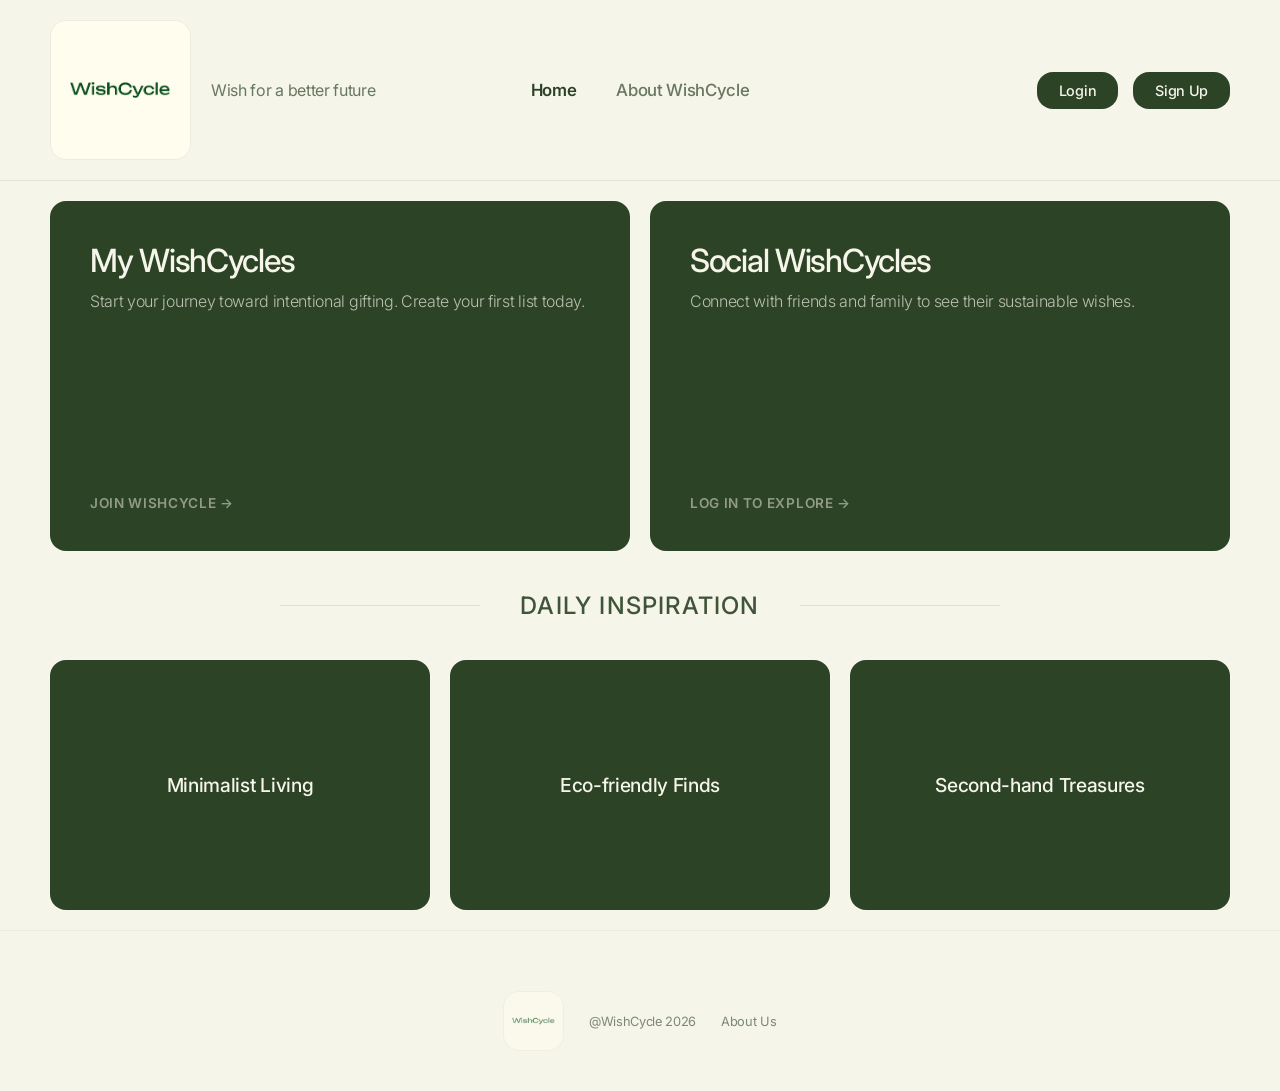
<file: src/main/resources/templates/index.html>
<!DOCTYPE html>
<html lang="en" xmlns:th="http://www.thymeleaf.org">
<head>
    <meta charset="UTF-8">
    <meta name="viewport" content="width=device-width, initial-scale=1.0">
    <title>WishCycle | Welcome</title>
    <link rel="stylesheet" th:href="@{/css/style.css}" href="../static/css/style.css">
    <link rel="preconnect" href="https://fonts.googleapis.com">
    <link rel="preconnect" href="https://fonts.gstatic.com" crossorigin>
    <link href="https://fonts.googleapis.com/css2?family=Inter:wght@400;600&display=swap" rel="stylesheet">
</head>

<body>

<header class="navbar">
    <div class="header-left">
        <div class="logo">
            <a th:href="@{/wishcycle/index}" href="index.html">
                <img th:src="@{/images/WishCycle-Logo.png}" src="../static/images/WishCycle-Logo.png" alt="WishCycle Logo">
            </a>
            <span class="slogan">Wish for a better future</span>
        </div>
    </div>

    <nav class="main-nav">
        <a th:href="@{/wishcycle/index}" href="index.html" class="nav-link active">Home</a>
        <a th:href="@{/wishcycle/about-us}" href="about-us.html" class="nav-link">About WishCycle</a>
    </nav>

    <nav class="auth-buttons">
        <a th:href="@{/wishcycle/login-page}" href="login-page.html" class="btn-login">Login</a>
        <a th:href="@{/wishcycle/signup-page}" href="signup-page.html" class="btn-signup">Sign Up</a>
    </nav>
</header>

<main class="content-wrapper">

    <div class="homepage-hero">
        <a th:href="@{/wishcycle/signup-page}" href="signup-page.html" class="board-box large-box">
            <h2>My WishCycles</h2>
            <p>Start your journey toward intentional gifting. Create your first list today.</p>
            <span class="view-link">Join WishCycle →</span>
        </a>

        <a th:href="@{/wishcycle/login-page}" href="login-page.html" class="board-box large-box">
            <h2>Social WishCycles</h2>
            <p>Connect with friends and family to see their sustainable wishes.</p>
            <span class="view-link">Log In to Explore →</span>
        </a>
    </div>

    <section class="wish-category">
        <h3 class="category-title">Daily Inspiration</h3>
        <div class="inspo-container">
            <div class="inspo-card"><span>Minimalist Living</span></div>
            <div class="inspo-card"><span>Eco-friendly Finds</span></div>
            <div class="inspo-card"><span>Second-hand Treasures</span></div>
        </div>
    </section>
</main>

<footer class="main-footer">
    <div class="footer-content-minimal">
        <a th:href="@{/wishcycle/index}" href="index.html">
            <img th:src="@{/images/WishCycle-Logo.png}" src="../static/images/WishCycle-Logo.png" alt="WishCycle Logo"
                 class="footer-logo">
        </a>
        <span class="footer-tag">@WishCycle 2026</span>
        <a th:href="@{/wishcycle/about-us}" href="about-us.html" class="footer-link">About Us</a>
    </div>
</footer>

</body>
</html>
</file>
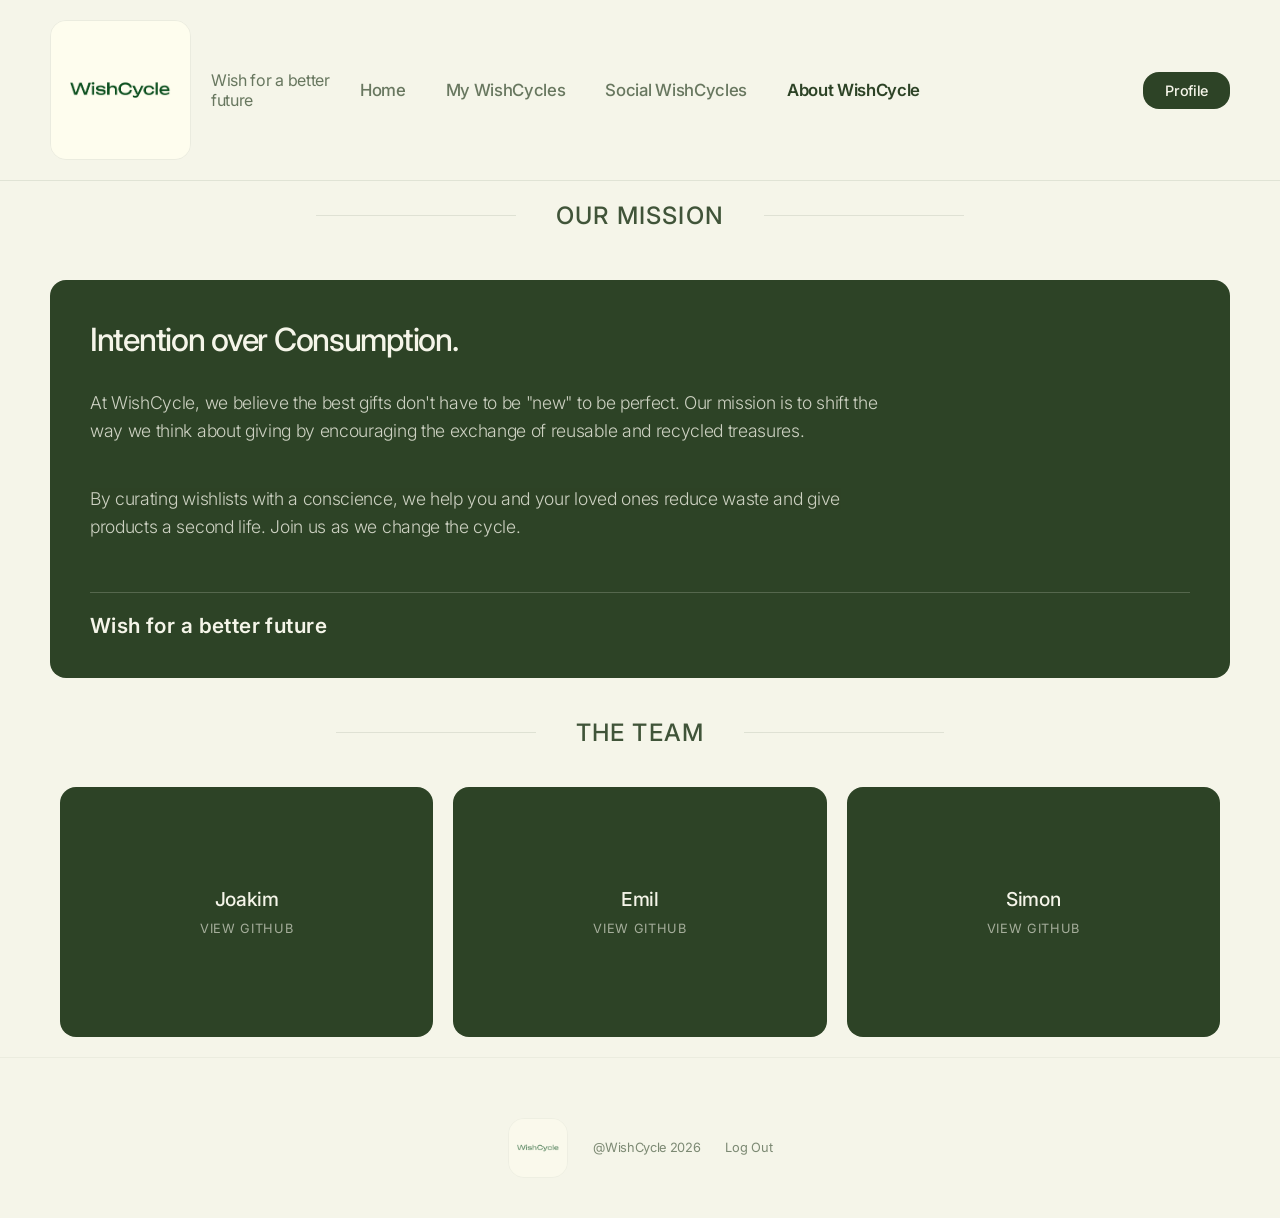
<file: src/main/resources/templates/about-us.html>
<!DOCTYPE html>
<html lang="en">
<head>
    <meta charset="UTF-8">
    <meta name="viewport" content="width=device-width, initial-scale=1.0">
    <title>WishCycle | About Us</title>
    <link rel="stylesheet" th:href="@{/css/style.css}" href="../static/css/style.css">
    <link href="https://fonts.googleapis.com/css2?family=Inter:wght@400;600&display=swap" rel="stylesheet">
</head>
<body>

<header class="navbar">
    <div class="header-left">
        <div class="logo">
            <a th:href="@{/wishcycle/homepage}" href="homepage.html">
                <img th:src="@{/images/WishCycle-Logo.png}" src="../static/images/WishCycle-Logo.png"
                     alt="WishCycle Logo">
            </a>
            <span class="slogan">Wish for a better future</span>
        </div>
    </div>

    <nav class="main-nav">
        <a th:href="@{/wishcycle/homepage}" href="homepage.html" class="nav-link">Home</a>

        <a th:href="@{/wishcycle/wishlists/{id}(id=${memberId})}" href="personal-wishcycles.html" class="nav-link">My
            WishCycles</a>

        <a th:href="@{/wishcycle/social-wishlists/{id}(id=${memberId})}" href="social-wishcycles.html" class="nav-link">Social
            WishCycles</a>

        <a th:href="@{/wishcycle/about-us}" href="about-us.html" class="nav-link active">About WishCycle</a>
    </nav>

    <nav class="auth-buttons">
        <a th:href="@{/wishcycle/login/profile/{id}(id=${memberId})}" href="user-profile.html" class="btn-profile">Profile</a>
    </nav>
</header>

</header>

<main class="content-wrapper">

    <section class="wish-category">
        <h3 class="category-title">Our Mission</h3>
        <div class="boards-container">
            <div class="board-box about-hero">
                <h2>Intention over Consumption.</h2>
                <p>
                    At WishCycle, we believe the best gifts don't have to be "new" to be perfect.
                    Our mission is to shift the way we think about giving by encouraging the
                    exchange of reusable and recycled treasures.
                </p>
                <p>
                    By curating wishlists with a conscience, we help you and your loved ones
                    reduce waste and give products a second life. Join us as we change the cycle.
                </p>
                <div class="mission-slogan">Wish for a better future</div>
            </div>
        </div>
    </section>

    <section class="wish-category">
        <h3 class="category-title">The Team</h3>
        <div class="team-container">
            <a href="https://github.com/Joakim700" class="inspo-card github-link">
                <span>Joakim</span>
                <small>View GitHub</small>
            </a>

            <a href="https://github.com/Mowgli-dk" class="inspo-card github-link">
                <span>Emil</span>
                <small>View GitHub</small>
            </a>

            <a href="https://github.com/SimonBeCh" class="inspo-card github-link">
                <span>Simon</span>
                <small>View GitHub</small>
            </a>
        </div>
    </section>

</main>

<footer class="main-footer">
    <div class="footer-content-minimal">
        <a th:href="@{/wishcycle/homepage}" href="homepage.html">
            <img th:src="@{/images/WishCycle-Logo.png}" src="../static/images/WishCycle-Logo.png" alt="WishCycle Logo"
                 class="footer-logo">
        </a>
        <span class="footer-tag">@WishCycle 2026</span>
        <a th:href="@{/wishcycle/logout}" href="index.html" class="footer-link">Log Out</a>
    </div>
</footer>

</body>
</html>
</file>
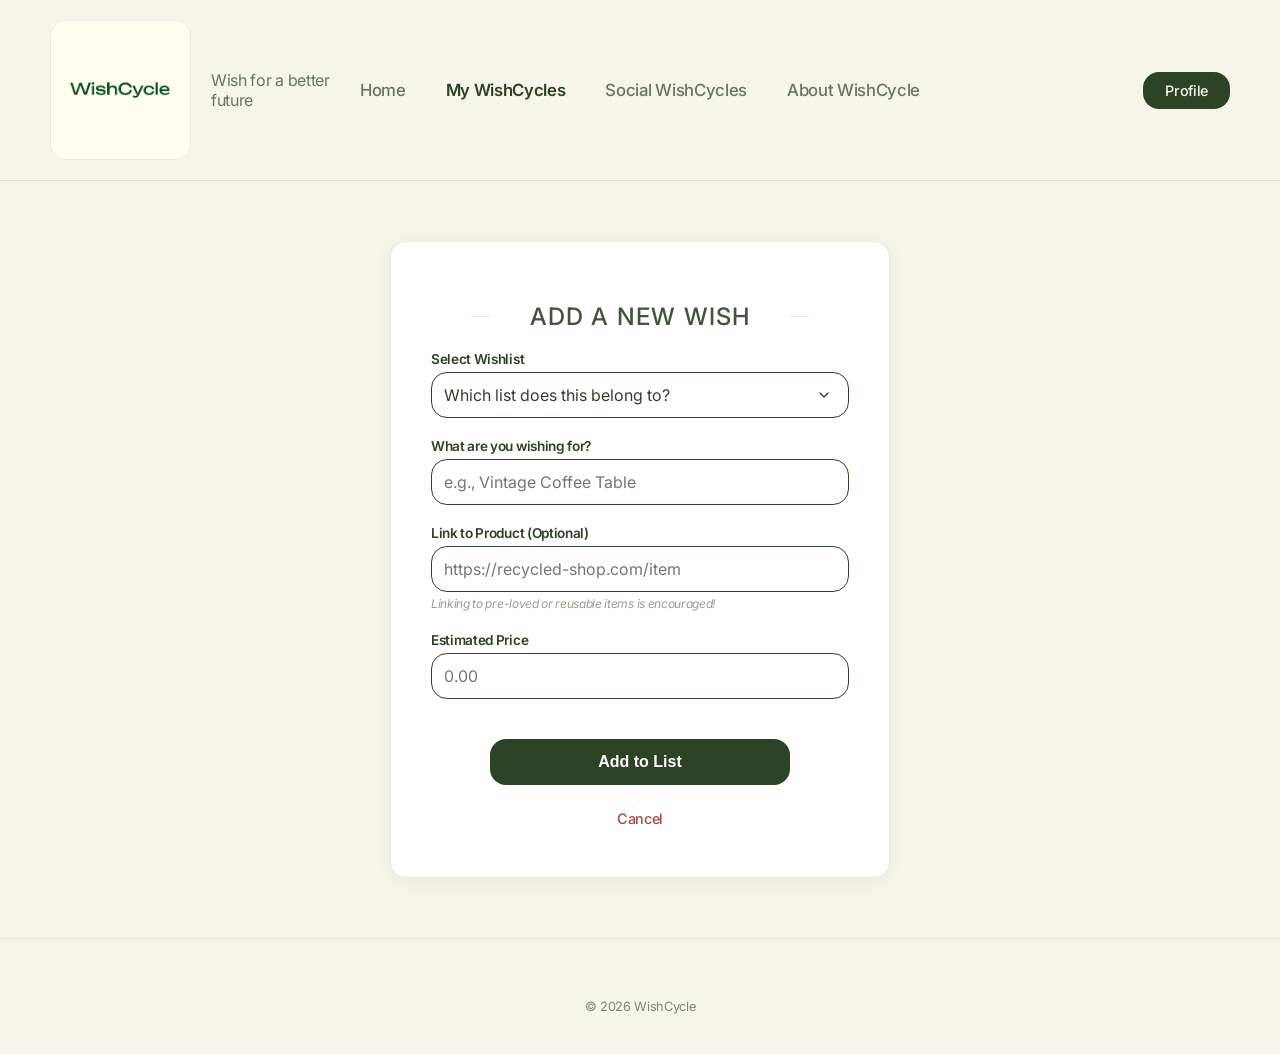
<file: src/main/resources/templates/add-new-item.html>
<!DOCTYPE html>
<html xmlns:th="http://www.thymeleaf.org" lang="en">
<head>
    <meta charset="UTF-8">
    <meta name="viewport" content="width=device-width, initial-scale=1.0">
    <title>WishCycle | Add a Wish</title>
    <link rel="stylesheet" th:href="@{/css/style.css}" href="../static/css/style.css">
    <link href="https://fonts.googleapis.com/css2?family=Inter:wght@400;500;600&display=swap" rel="stylesheet">
</head>
<body class="bg-cream">

<header class="navbar">
    <div class="header-left">
        <div class="logo">
            <a th:href="@{/homepage}" href="homepage.html">
                <img th:src="@{/images/WishCycle-Logo.png}" src="../static/images/WishCycle-Logo.png"
                     alt="WishCycle Logo">
            </a>
            <span class="slogan">Wish for a better future</span>
        </div>
    </div>

    <nav class="main-nav">
        <a th:href="@{/wishcycle/homepage}" class="nav-link">Home</a>

        <a th:href="@{/wishcycle/wishlists/{id}(id=${session.member.memberId})}"
           class="nav-link active">My WishCycles</a>

        <a th:href="@{/wishcycle/social-wishlists/{id}(id=${session.member.memberId})}"
           class="nav-link">Social WishCycles</a>
        <a th:href="@{/wishcycle/about-us}" href="about-us.html" class="nav-link">About WishCycle</a>
    </nav>

    <nav class="auth-buttons">
        <a th:href="@{/wishcycle/login/profile/{id}(id=${session.member.memberId})}"
           class="btn-profile">Profile</a>
    </nav>
</header>

</header>

<main class="content-wrapper profile-centered">
    <section class="profile-card">
        <h2 class="category-title">Add a New Wish</h2>

        <form th:action="@{/wishcycle/wishlist/create/item}" th:object="${item}" method="post" class="form-layout">

            <div class="input-group">
                <label for="wishlistId">Select Wishlist</label>
                <select id="wishlistId" name="wishListId" class="custom-select" required>
                    <option value="" disabled selected>Which list does this belong to?</option>
                    <option th:each="wishList : ${wishlists}"
                            th:value="${wishList.getWishListId()}"
                            th:text="${wishList.wishListName}">
                    </option>
                </select>
            </div>

            <div class="input-group">
                <label for="itemName">What are you wishing for?</label>
                <input type="text" th:field="*{itemName}" id="itemName" placeholder="e.g., Vintage Coffee Table" required>
            </div>

            <div class="input-group">
                <label for="itemUrl">Link to Product (Optional)</label>
                <input type="url" th:field="*{url}" id="itemUrl" placeholder="https://recycled-shop.com/item">
                <small class="hint">Linking to pre-loved or reusable items is encouraged!</small>
            </div>

            <div class="input-group">
                <label for="itemPrice">Estimated Price</label>
                <input type="number" step="0.01" th:field="*{price}" id="itemPrice" placeholder="0.00" required>
            </div>

            <div class="profile-actions">
                <button type="submit" class="btn-primary">Add to List</button>
                <a th:href="@{/wishcycle/wishlists/{id}(id=${session.member.memberId})}" class="btn-logout">Cancel</a>
            </div>
        </form>
    </section>
</main>

<footer class="main-footer">
    <div class="footer-content-minimal">
        <span class="footer-tag">© 2026 WishCycle</span>
    </div>
</footer>

</body>
</html>
</file>
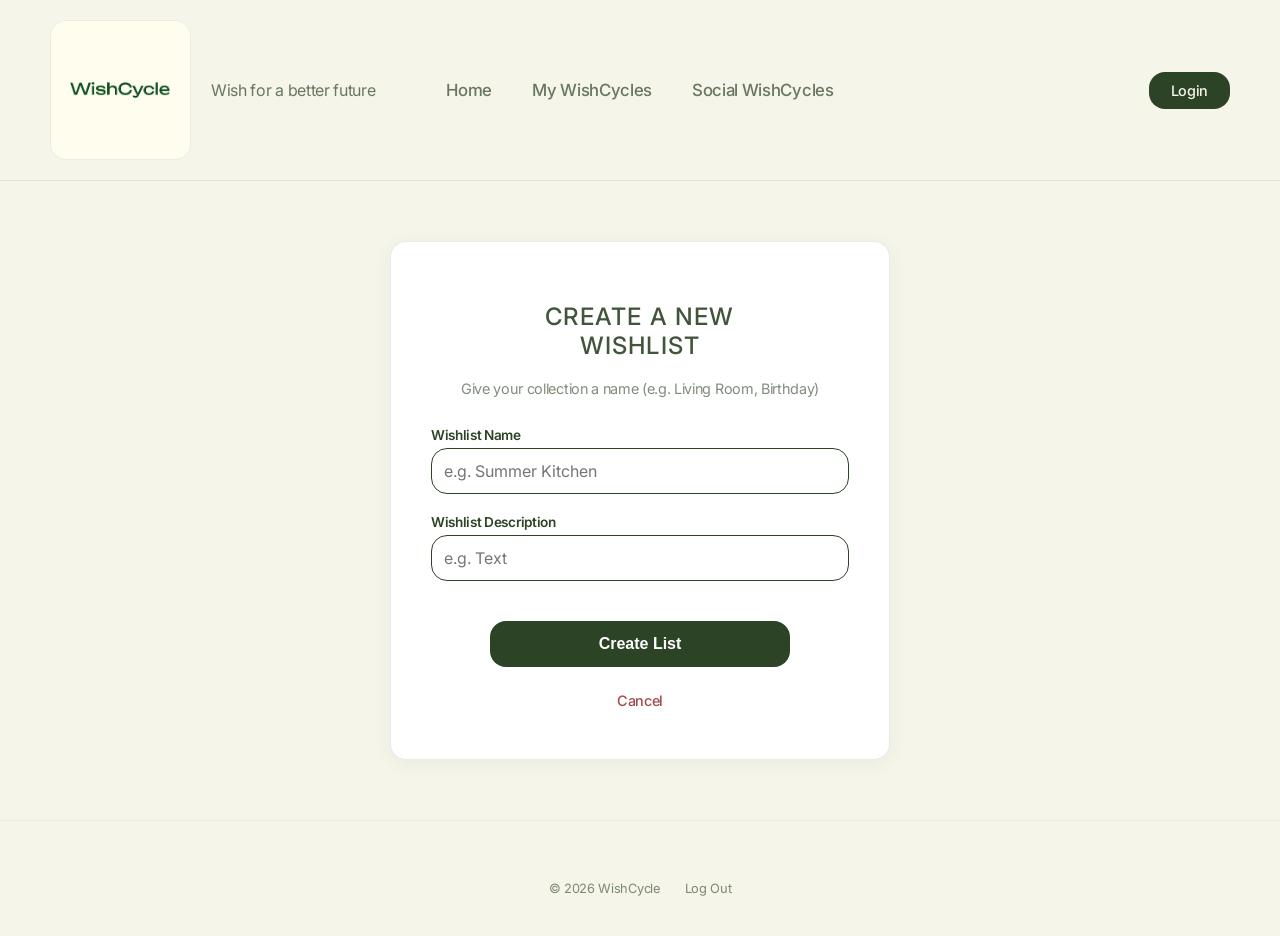
<file: src/main/resources/templates/add-new-wishlist.html>
<!DOCTYPE html>
<html xmlns:th="http://www.thymeleaf.org" lang="en">
<head>
    <meta charset="UTF-8">
    <meta name="viewport" content="width=device-width, initial-scale=1.0">
    <title>WishCycle | New Wishlist</title>
    <link rel="stylesheet" th:href="@{/css/style.css}" href="../static/css/style.css">
    <link href="https://fonts.googleapis.com/css2?family=Inter:wght@400;500;600&display=swap" rel="stylesheet">
</head>
<body class="bg-cream">

<header class="navbar">
    <div class="header-left">
        <div class="logo">
            <a th:href="@{/homepage}" href="homepage.html">
                <img th:src="@{/images/WishCycle-Logo.png}" src="../static/images/WishCycle-Logo.png" alt="WishCycle Logo">
            </a>
            <span class="slogan">Wish for a better future</span>
        </div>
    </div>

    <nav class="main-nav" th:if="${session.member != null}">
        <a th:href="@{/wishcycle/homepage}" class="nav-link">Home</a>

        <a th:href="@{/wishcycle/wishlists/{id}(id=${session.member.memberId})}"
           class="nav-link">My WishCycles</a>

        <a th:href="@{/wishcycle/social-wishlists/{id}(id=${session.member.memberId})}"
           class="nav-link">Social WishCycles</a>
    </nav>

    <nav class="auth-buttons" th:if="${session.member == null}">
        <a th:href="@{/wishcycle/login-page}" class="btn-login">Login</a>
    </nav>
</header>

</header>

<main class="content-wrapper profile-centered">
    <section class="profile-card">
        <h2 class="category-title">Create a New Wishlist</h2>
        <p class="member-since">Give your collection a name (e.g. Living Room, Birthday)</p>

        <form action="#" th:action="@{/wishcycle/wishlist/create}" th:object="${wishlist}" method="post" class="form-layout">

            <div class="input-group">
                <label for="listName">Wishlist Name</label>
                <input type="text" id="listName" name="listName" placeholder="e.g. Summer Kitchen" required th:field="*{wishListName}">
            </div>

            <div class="input-group">
                <label for="listDesc">Wishlist Description</label>
                <input type="text" id="listDesc" name="listDesc" placeholder="e.g. Text" required th:field="*{description}">
            </div>

            <div class="profile-actions">
                <button type="submit" class="btn-primary">Create List</button>
                <a th:href="@{/wishcycle/wishlists/{id}(id=${session.member.memberId})}" class="btn-logout">Cancel</a>
            </div>
        </form>
    </section>
</main>

<footer class="main-footer">
    <div class="footer-content-minimal">
        <span class="footer-tag">© 2026 WishCycle</span>
        <a th:href="@{/wishcycle/logout}" href="index.html" class="footer-link">Log Out</a>

    </div>
</footer>

</body>
</html>
</file>
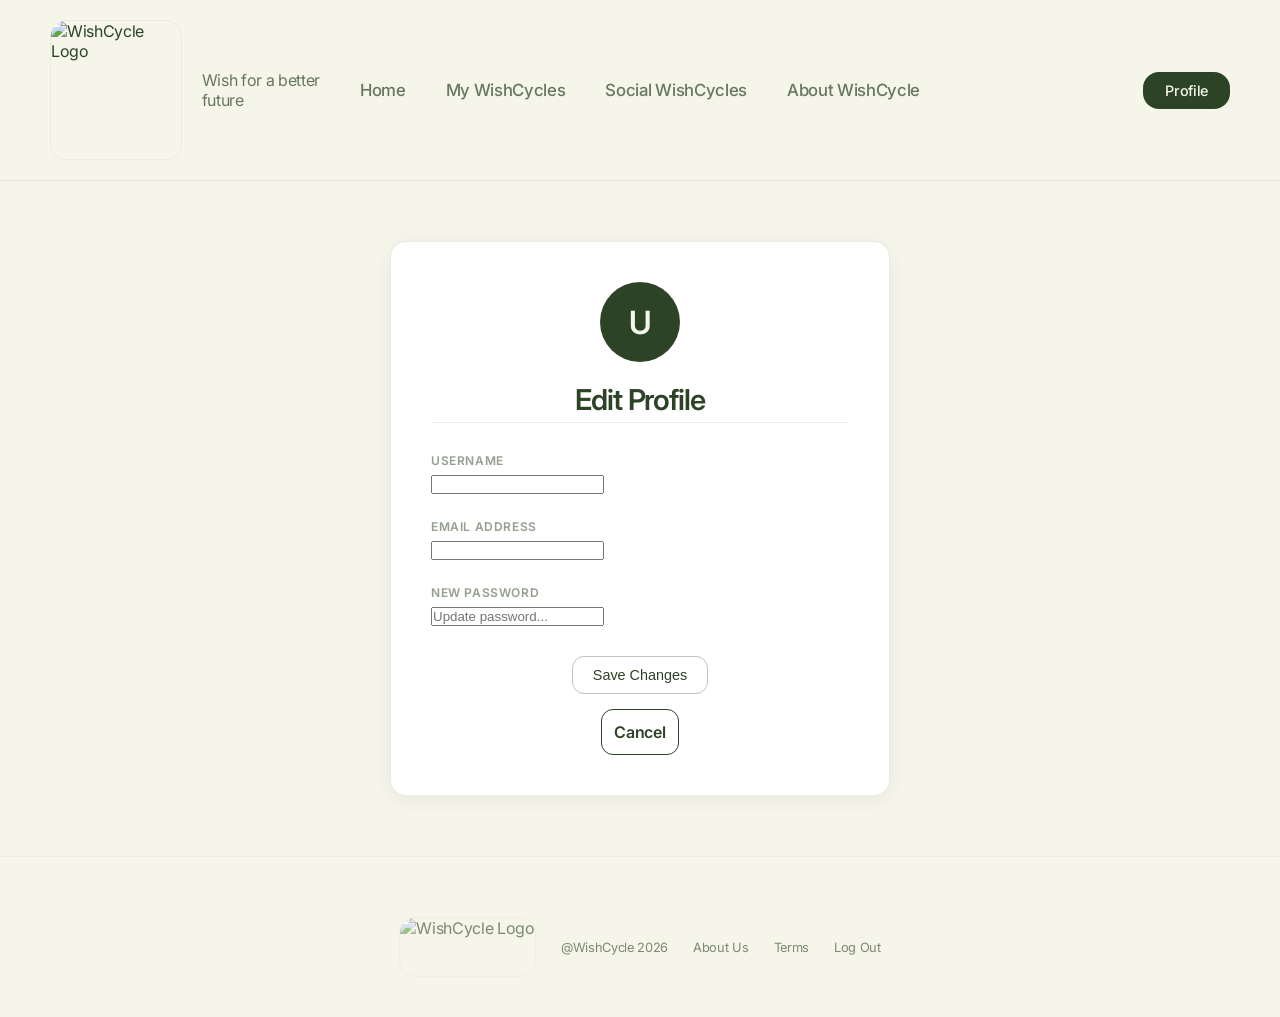
<file: src/main/resources/templates/edit-member.html>
<!DOCTYPE html>
<html lang="en" xmlns:th="http://www.thymeleaf.org">
<head>
  <meta charset="UTF-8">
  <meta name="viewport" content="width=device-width, initial-scale=1.0">
  <title>WishCycle | Edit Profile</title>
  <link rel="stylesheet" th:href="@{/css/style.css}" href="../static/css/style.css">
  <link href="https://fonts.googleapis.com/css2?family=Inter:wght@400;600&display=swap" rel="stylesheet">
</head>
<body class="bg-cream">

<header class="navbar">
  <div class="header-left">
    <div class="logo">
      <a th:href="@{/wishcycle/homepage}">
        <img th:src="@{/images/WishCycle-Logo.png}" alt="WishCycle Logo">
      </a>
      <span class="slogan">Wish for a better future</span>
    </div>
  </div>

  <nav class="main-nav">
    <a th:href="@{/wishcycle/homepage}" class="nav-link">Home</a>
    <a th:href="@{/wishcycle/wishlists/{id}(id=${session.member.memberId})}" class="nav-link">My WishCycles</a>
    <a th:href="@{/wishcycle/social-wishlists/{id}(id=${session.member.memberId})}" class="nav-link">Social WishCycles</a>
    <a th:href="@{/wishcycle/about-us}" class="nav-link">About WishCycle</a>
  </nav>

  <nav class="auth-buttons">
    <a th:href="@{/wishcycle/login/profile/{id}(id=${session.member.memberId})}" class="btn-profile">Profile</a>
  </nav>
</header>

<main class="content-wrapper profile-centered">

  <section class="profile-card">
    <div class="profile-header">
      <div class="profile-avatar">
        <span th:text="${#strings.substring(member.name,0,1)}">U</span>
      </div>
      <h2>Edit Profile</h2>
    </div>

    <form th:action="@{/wishcycle/update-member}" th:object="${member}" method="post" class="profile-details">

      <input type="hidden" th:field="*{memberId}">

      <div class="detail-item">
        <label>Username</label>
        <input type="text" th:field="*{name}" class="form-input">
      </div>

      <div class="detail-item">
        <label>Email Address</label>
        <input type="email" th:field="*{email}" class="form-input">
      </div>

      <div class="detail-item">
        <label>New Password</label>
        <input type="password" th:field="*{password}" class="form-input" placeholder="Update password...">
      </div>

      <div class="profile-actions">
        <button type="submit" class="btn-action">Save Changes</button>
        <a th:href="@{/wishcycle/login/profile/{id}(id=${session.member.memberId})}" class="btn-secondary">Cancel</a>
      </div>
    </form>
  </section>

</main>

<footer class="main-footer">
  <div class="footer-content-minimal">
    <a th:href="@{/wishcycle/homepage}">
      <img th:src="@{/images/WishCycle-Logo.png}" alt="WishCycle Logo" class="footer-logo">
    </a>
    <span class="footer-tag">@WishCycle 2026</span>
    <a th:href="@{/wishcycle/about-us}" class="footer-link">About Us</a>
    <a href="#" class="footer-link">Terms</a>
    <a th:href="@{/wishcycle/logout}" class="footer-link">Log Out</a>
  </div>
</footer>

</body>
</html>
</file>
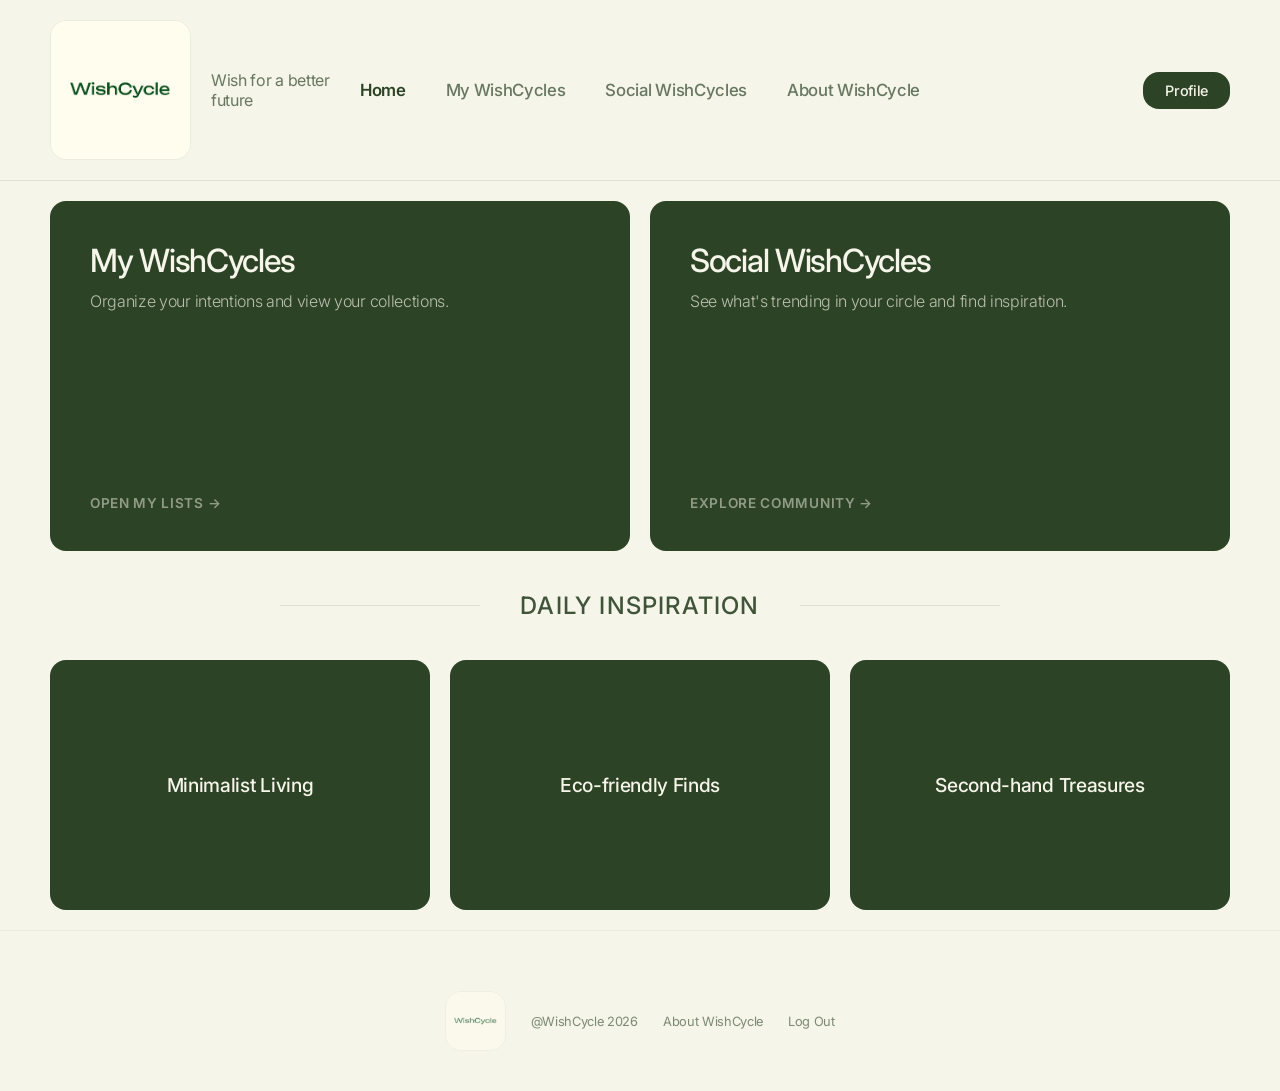
<file: src/main/resources/templates/homepage.html>
<!DOCTYPE html>
<html lang="en" xmlns:th="http://www.thymeleaf.org">
<head>
    <meta charset="UTF-8">
    <meta name="viewport" content="width=device-width, initial-scale=1.0">
    <title>WishCycle | My Dashboard</title>
    <link rel="stylesheet" th:href="@{/css/style.css}" href="../static/css/style.css">
    <link rel="preconnect" href="https://fonts.googleapis.com">
    <link rel="preconnect" href="https://fonts.gstatic.com" crossorigin>
    <link href="https://fonts.googleapis.com/css2?family=Inter:wght@400;600&display=swap" rel="stylesheet">
</head>

<body>

<header class="navbar">
    <div class="header-left">
        <div class="logo">
            <a th:href="@{/wishcycle/homepage}" href="homepage.html">
                <img th:src="@{/images/WishCycle-Logo.png}" src="../static/images/WishCycle-Logo.png" alt="WishCycle Logo">
            </a>
            <span class="slogan">Wish for a better future</span>
        </div>
    </div>
    <nav class="main-nav">
        <a th:href="@{/wishcycle/homepage}" href="homepage.html" class="nav-link active">Home</a>

        <a th:href="@{/wishcycle/wishlists/{id}(id=${session.member.memberId})}" href="personal-wishcycles.html" class="nav-link">My WishCycles</a>

        <a th:href="@{/wishcycle/social-wishlists/{id}(id=${session.member.memberId})}" href="social-wishcycles.html" class="nav-link">Social WishCycles</a>

        <a th:href="@{/wishcycle/about-us}" href="about-us.html" class="nav-link">About WishCycle</a>
    </nav>

    <nav class="auth-buttons">
        <a th:href="@{/wishcycle/login/profile/{id}(id=${session.member.memberId})}" href="user-profile.html" class="btn-profile">Profile</a>
    </nav>
</header>

<main class="content-wrapper">

    <div class="homepage-hero">
        <a th:href="@{/wishcycle/wishlists/{id}(id=${session.member.memberId})}" href="personal-wishcycles.html" class="board-box large-box">
            <h2>My WishCycles</h2>
            <p>Organize your intentions and view your collections.</p>
            <span class="view-link">Open My Lists →</span>
        </a>

        <a th:href="@{/wishcycle/social-wishlists/{id}(id=${session.member.memberId})}" href="social-wishcycles.html" class="board-box large-box">
            <h2>Social WishCycles</h2>
            <p>See what's trending in your circle and find inspiration.</p>
            <span class="view-link">Explore Community →</span>
        </a>
    </div>

    <section class="wish-category">
        <h3 class="category-title">Daily Inspiration</h3>

        <div class="inspo-container">
            <div class="inspo-card"><span>Minimalist Living</span></div>
            <div class="inspo-card"><span>Eco-friendly Finds</span></div>
            <div class="inspo-card"><span>Second-hand Treasures</span></div>
        </div>
    </section>

</main>

<footer class="main-footer">
    <div class="footer-content-minimal">
        <a th:href="@{/wishcycle/homepage}" href="homepage.html">
            <img th:src="@{/images/WishCycle-Logo.png}" src="../static/images/WishCycle-Logo.png" alt="WishCycle Logo" class="footer-logo">
        </a>
        <span class="footer-tag">@WishCycle 2026</span>
        <a th:href="@{/wishcycle/about-us}" href="about-us.html" class="footer-link">About WishCycle</a>

        <a th:href="@{/wishcycle/logout}" href="index.html" class="footer-link">Log Out</a>
    </div>
</footer>

</body>
</html>
</file>
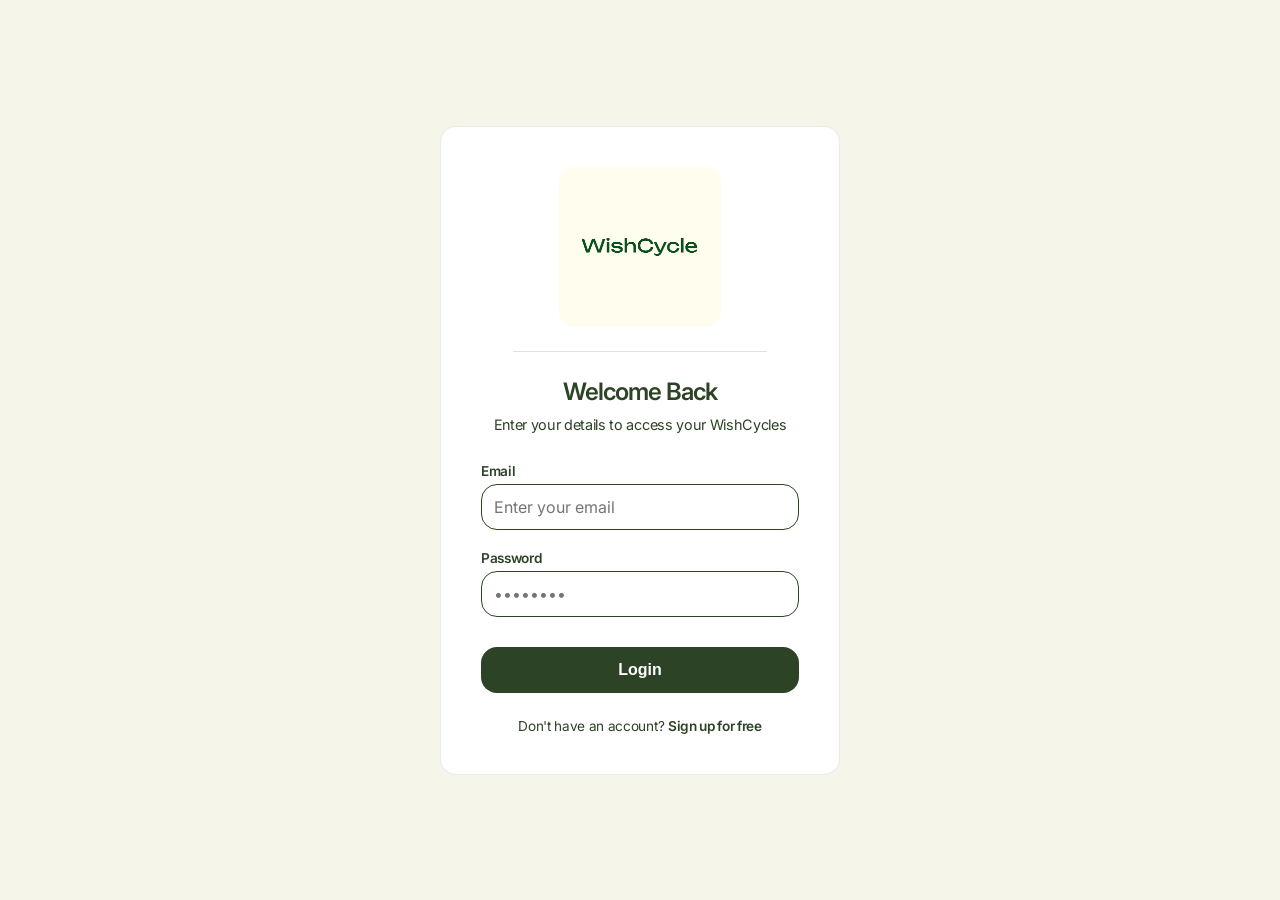
<file: src/main/resources/templates/login-page.html>
<!DOCTYPE html>
<html lang="en" xmlns:th="http://www.thymeleaf.org">
<head>
    <meta charset="UTF-8">
    <meta name="viewport" content="width=device-width, initial-scale=1.0">
    <title>WishCycle | Login</title>
    <link rel="preconnect" href="https://fonts.googleapis.com">
    <link rel="preconnect" href="https://fonts.gstatic.com" crossorigin>
    <link href="https://fonts.googleapis.com/css2?family=Inter:wght@400;600&display=swap" rel="stylesheet">
    <link rel="stylesheet" th:href="@{/css/style.css}" href="../static/css/style.css">
</head>
<body class="login-body">

<div class="login-card">
    <div class="login-logo-container">
        <a th:href="@{/wishcycle/homepage}" href="homepage.html">
            <img th:src="@{/images/WishCycle-Logo.png}" src="../static/images/WishCycle-Logo.png" alt="WishCycle Logo">
        </a>
    </div>

    <h2>Welcome Back</h2>
    <p>Enter your details to access your WishCycles</p>

    <form action='#' th:action="@{/wishcycle/login/save}" th:object="${member}" method="post">

        <div class="input-group">
            <label for="email">Email</label>
            <input type="email" id="email" placeholder="Enter your email" required th:field="*{email}">
        </div>

        <div class="input-group">
            <label for="password">Password</label>
            <input type="password" id="password" placeholder="••••••••" required th:field="*{password}">
        </div>

        <button type="submit" class="btn-primary">Login</button>
    </form>

    <div class="login-footer">
        Don't have an account? <a th:href="@{/wishcycle/signup-page}" href="signup-page.html">Sign up for free</a>
    </div>
</div>

</body>
</html>
</file>
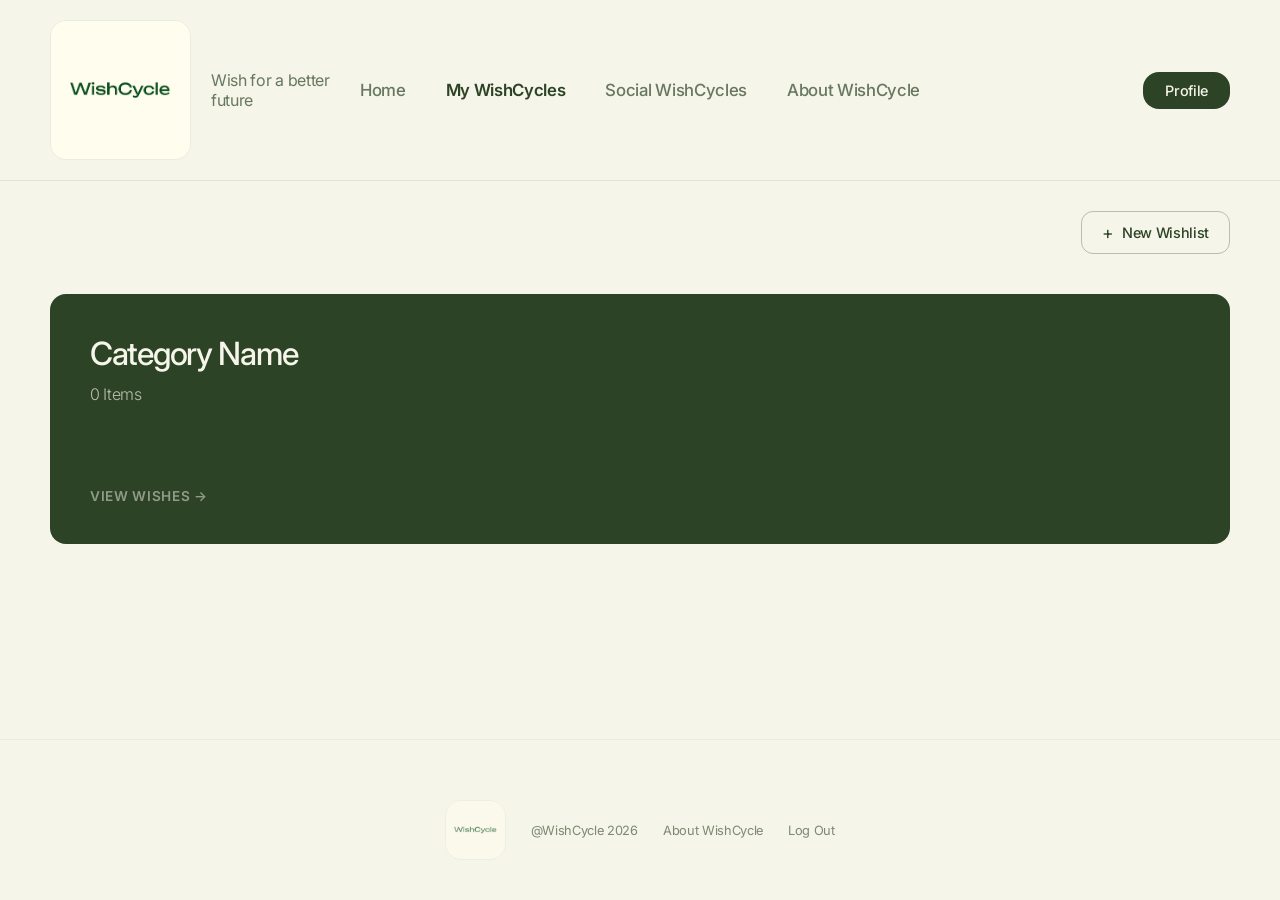
<file: src/main/resources/templates/personal-wishcycles.html>
<!DOCTYPE html>
<html lang="en">
<head>
    <meta charset="UTF-8">
    <meta name="viewport" content="width=device-width, initial-scale=1.0">
    <title>WishCycle | Home</title>
    <link rel="stylesheet" th:href="@{/css/style.css}" href="../static/css/style.css">
    <link rel="preconnect" href="https://fonts.googleapis.com">
    <link rel="preconnect" href="https://fonts.gstatic.com" crossorigin>
    <link href="https://fonts.googleapis.com/css2?family=Inter:wght@400;600&display=swap" rel="stylesheet">
</head>
<body>
<header class="navbar">
    <div class="header-left">
        <div class="logo">
            <a th:href="@{/wishcycle/homepage(memberId=${memberId})}" href="homepage.html">
                <img th:src="@{/images/WishCycle-Logo.png}" src="../static/images/WishCycle-Logo.png" alt="WishCycle Logo">
            </a>
            <span class="slogan">Wish for a better future</span>
        </div>
    </div>
    <nav class="main-nav">
        <a th:href="@{/wishcycle/homepage}" href="homepage.html" class="nav-link">Home</a>

        <a th:href="@{/wishcycle/wishlists/{id}(id=${session.member.memberId})}" href="personal-wishcycles.html" class="nav-link active">My WishCycles</a>

        <a th:href="@{/wishcycle/social-wishlists/{id}(id=${session.member.memberId})}" href="social-wishcycles.html" class="nav-link">Social WishCycles</a>

        <a th:href="@{/wishcycle/about-us}" href="about-us.html" class="nav-link">About WishCycle</a>
    </nav>

    <nav class="auth-buttons">
        <a th:href="@{/wishcycle/login/profile/{id}(id=${session.member.memberId})}" href="user-profile.html" class="btn-profile">Profile</a>
    </nav>
</header>

<main class="content-wrapper">

    <div class="action-bar">
        <a th:href="@{/wishcycle/wishlists/new}" class="btn-action">
            <span class="icon">+</span> New Wishlist

        </a>
    </div>

    <div class="boards-container">
        <a th:each="wishlist : ${wishlists}"
           th:href="@{/wishcycle/wishlist/view/{id}(id=${wishlist.wishListId})}"
           class="board-box">

            <h2 th:text="${wishlist.wishListName}">Category Name</h2>

            <p th:text="${wishlist.getItems().size()} + ' Items'">
                0 Items
            </p>

            <span class="view-link">View Wishes →</span>
        </a>
    </div>

</main>

<footer class="main-footer">
    <div class="footer-content-minimal">
        <a th:href="@{/wishcycle/homepage}" href="homepage.html">
            <img th:src="@{/images/WishCycle-Logo.png}" src="../static/images/WishCycle-Logo.png" alt="WishCycle Logo"
                 class="footer-logo">
        </a>
        <span class="footer-tag">@WishCycle 2026</span>
        <a th:href="@{/wishcycle/about-us}" href="about-us.html" class="footer-link">About WishCycle</a>
        <a th:href="@{/wishcycle/logout}" href="index.html" class="footer-link">Log Out</a>
    </div>
</footer>

</body>
</html>
</file>
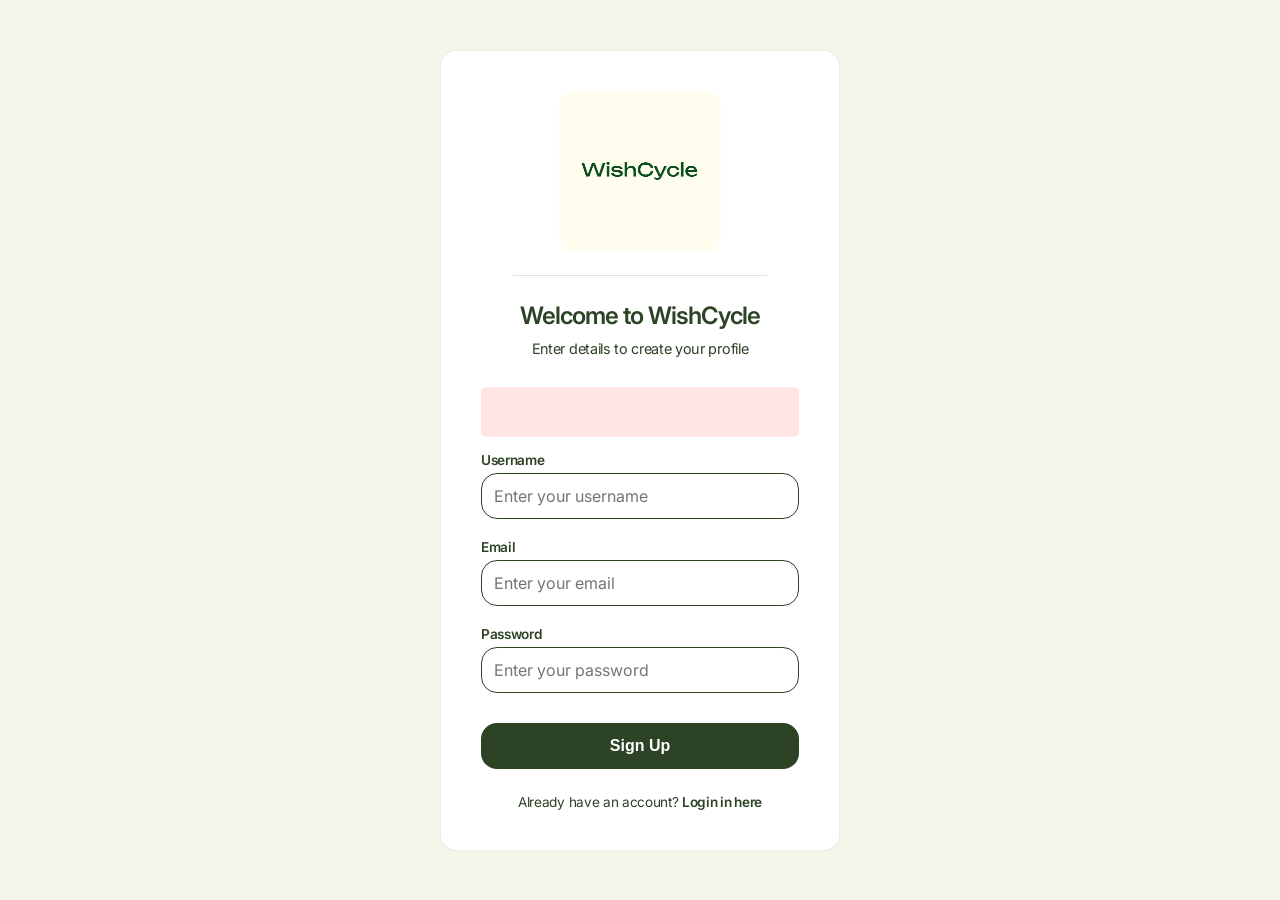
<file: src/main/resources/templates/signup-page.html>
<!DOCTYPE html>
<html lang="en" xmlns:th="http://www.thymeleaf.org">
<head>
    <meta charset="UTF-8">
    <meta name="viewport" content="width=device-width, initial-scale=1.0">
    <title>WishCycle | Sign Up</title>
    <link rel="preconnect" href="https://fonts.googleapis.com">
    <link rel="preconnect" href="https://fonts.gstatic.com" crossorigin>
    <link href="https://fonts.googleapis.com/css2?family=Inter:wght@400;600&display=swap" rel="stylesheet">
    <link rel="stylesheet" th:href="@{/css/style.css}" href="../static/css/style.css">
</head>
<body class="signup-body">

<div class="signup-card">
    <div class="signup-logo-container">
        <a th:href="@{/wishcycle/homepage}" href="homepage.html">
            <img th:src="@{/images/WishCycle-Logo.png}" src="../static/images/WishCycle-Logo.png" alt="WishCycle Logo">
        </a>
    </div>

    <h2>Welcome to WishCycle</h2>
    <p>Enter details to create your profile</p>

    <div th:if="${errorMessage}" style="color: #ff4d4d; background: #ffe6e6; padding: 10px; border-radius: 5px; margin-bottom: 15px; text-align: center;">
        <p th:text="${errorMessage}"></p>
    </div>

    <form action='#' th:action="@{/wishcycle/signup/save}" th:object="${member}" method="post">
        <div class="input-group">
            <label for="username">Username</label>
            <input type="text" id="username" placeholder="Enter your username" required th:field="*{name}">
        </div>

        <div class="input-group">
            <label for="email">Email</label>
            <input type="email" id="email" placeholder="Enter your email" required th:field="*{email}">
        </div>

        <div class="input-group">
            <label for="password">Password</label>
            <input type="password" id="password" placeholder="Enter your password" required th:field="*{password}">
        </div>

        <button type="submit" class="btn-primary">Sign Up</button>
    </form>

    <div class="signup-footer">
        Already have an account? <a th:href="@{/wishcycle/login/profile/{memberId}}" href="login-page.html">Login in here</a>
    </div>
</div>

</body>
</html>
</file>
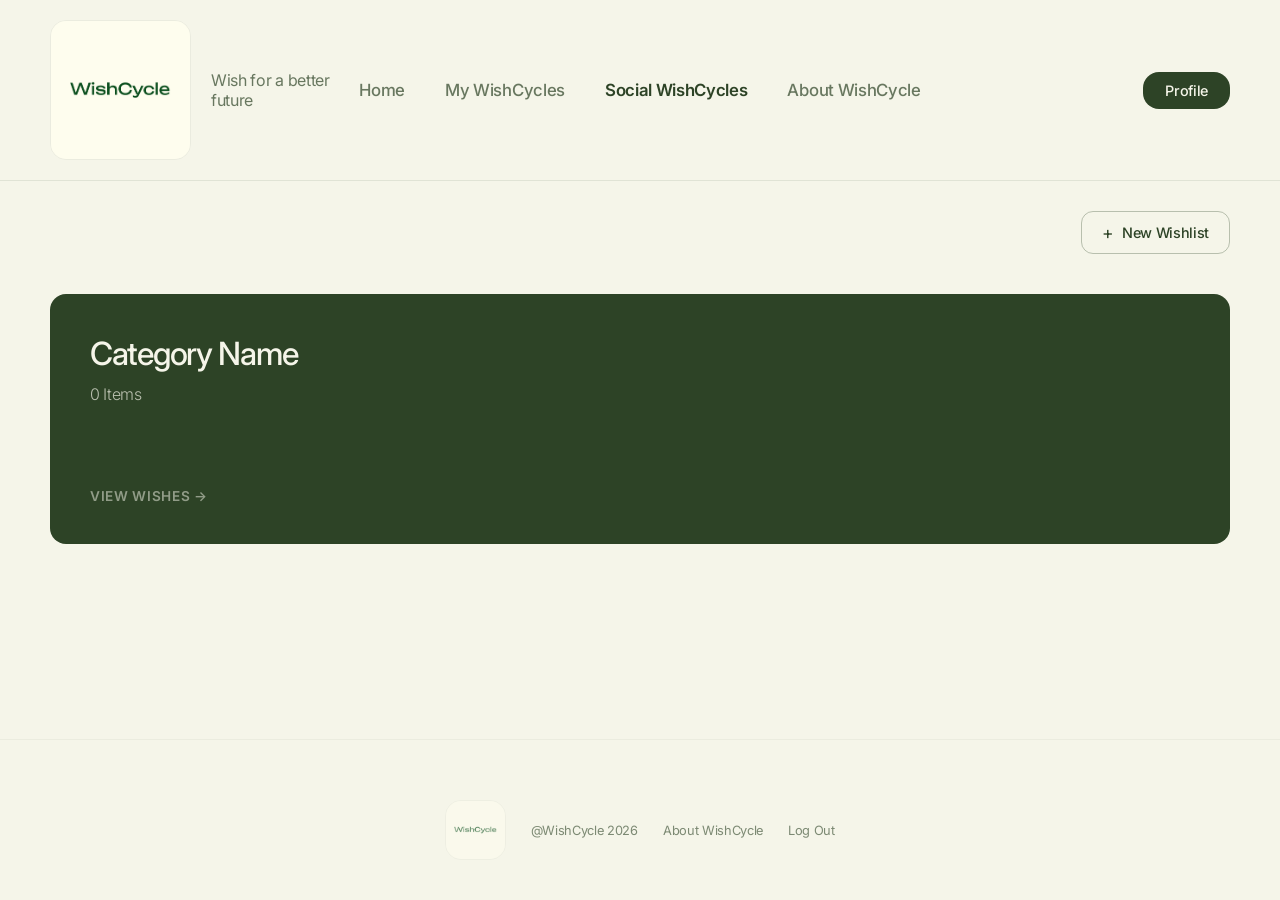
<file: src/main/resources/templates/social-wishcycles.html>
<!DOCTYPE html>
<html lang="en">
<head>
    <meta charset="UTF-8">
    <meta name="viewport" content="width=device-width, initial-scale=1.0">
    <title>WishCycle | Social</title>
    <link rel="stylesheet" th:href="@{/css/style.css}" href="../static/css/style.css">
    <link rel="preconnect" href="https://fonts.googleapis.com">
    <link rel="preconnect" href="https://fonts.gstatic.com" crossorigin>
    <link href="https://fonts.googleapis.com/css2?family=Inter:wght@400;600&display=swap" rel="stylesheet">
</head>
<body>
<header class="navbar">
    <div class="header-left">
        <div class="logo">
            <a th:href="@{/wishcycle/homepage}" href="homepage.html">
                <img th:src="@{/images/WishCycle-Logo.png}" src="../static/images/WishCycle-Logo.png"
                     alt="WishCycle Logo">
            </a>
            <span class="slogan">Wish for a better future</span>
        </div>
    </div>

    <nav class="main-nav">
        <a th:href="@{/wishcycle/homepage}" href="homepage.html" class="nav-link">Home</a>

        <a th:href="@{/wishcycle/wishlists/{id}(id=${session.member.memberId})}" href="personal-wishcycles.html"
           class="nav-link">My WishCycles</a>

        <a th:href="@{/wishcycle/social-wishlists/{id}(id=${session.member.memberId})}" href="social-wishcycles.html"
           class="nav-link active">Social WishCycles</a>

        <a th:href="@{/wishcycle/about-us}" href="about-us.html" class="nav-link">About WishCycle</a>
    </nav>

    <nav class="auth-buttons">
        <a th:href="@{/wishcycle/login/profile/{id}(id=${session.member.memberId})}" href="user-profile.html"
           class="btn-profile">Profile</a>
    </nav>
</header>

<main class="content-wrapper">

    <div class="action-bar">
        <a th:href="@{/wishcycle/wishlists/new}" class="btn-action">
            <span class="icon">+</span> New Wishlist

        </a>
    </div>

    <div class="boards-container">
        <a th:each="wishlist : ${wishlists}"
           th:href="@{/wishcycle/wishlist/view/{wId}(wId=${wishlist.getWishListId()})}"
           class="board-box">

            <h2 th:text="${wishlist.wishListName}">Category Name</h2>

            <p th:text="${wishlist.getItems().size() ?: 0} + ' Items'">
            0 Items
            </p>

            <span class="view-link">View Wishes →</span>
        </a>
    </div>

</main>

<footer class="main-footer">
    <div class="footer-content-minimal">
        <a th:href="@{/wishcycle/homepage}" href="homepage.html">
            <img th:src="@{/images/WishCycle-Logo.png}" src="../static/images/WishCycle-Logo.png" alt="WishCycle Logo"
                 class="footer-logo">
        </a>
        <span class="footer-tag">@WishCycle 2026</span>
        <a th:href="@{/wishcycle/about-us}" href="about-us.html" class="footer-link">About WishCycle</a>
        <a th:href="@{/wishcycle/logout}" href="index.html" class="footer-link">Log Out</a>
    </div>
</footer>

</body>
</html>
</file>
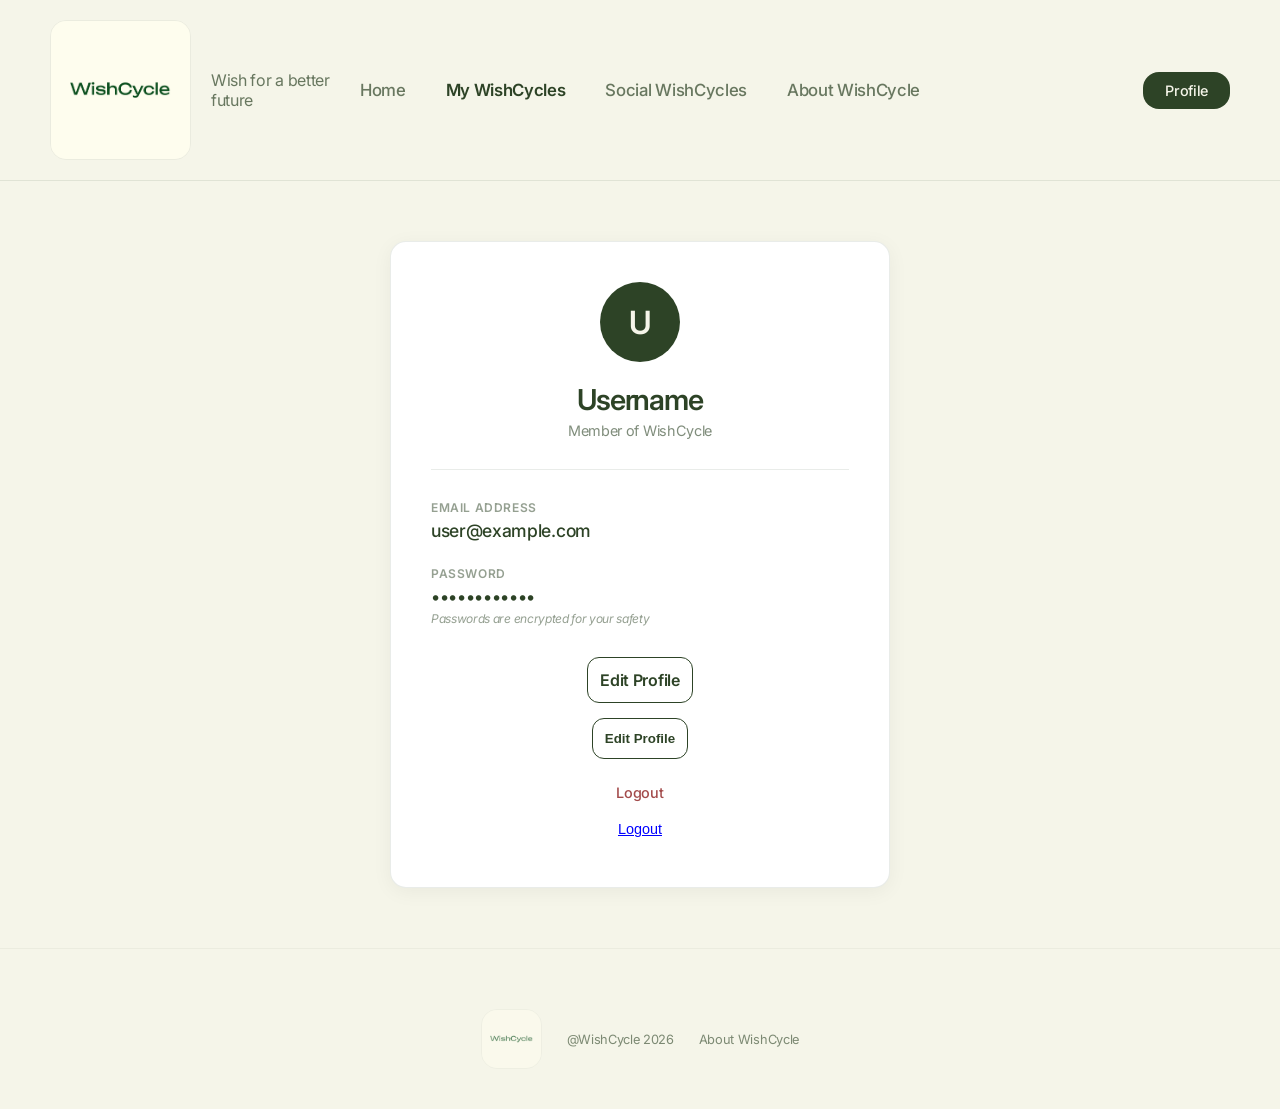
<file: src/main/resources/templates/user-profile.html>
<!DOCTYPE html>
<html lang="en">
<head>
    <meta charset="UTF-8">
    <meta name="viewport" content="width=device-width, initial-scale=1.0">
    <title>WishCycle | Profile</title>
    <link rel="stylesheet" th:href="@{/css/style.css}" href="../static/css/style.css">
    <link href="https://fonts.googleapis.com/css2?family=Inter:wght@400;600&display=swap" rel="stylesheet">
</head>
<body class="bg-cream">

<header class="navbar">
    <div class="header-left">
        <div class="logo">
            <a th:href="@{/wishcycle/homepage}" href="homepage.html">
                <img th:src="@{/images/WishCycle-Logo.png}" src="../static/images/WishCycle-Logo.png" alt="WishCycle Logo">
            </a>
            <span class="slogan">Wish for a better future</span>
        </div>
    </div>

    <nav class="main-nav">
        <a th:href="@{/wishcycle/homepage}" class="nav-link">Home</a>

        <a th:href="@{/wishcycle/wishlists/{id}(id=${session.member.memberId})}"
           class="nav-link active">My WishCycles</a>

        <a th:href="@{/wishcycle/social-wishlists/{id}(id=${session.member.memberId})}"
           class="nav-link">Social WishCycles</a>
        <a th:href="@{/wishcycle/about-us}" href="about-us.html" class="nav-link">About WishCycle</a>
    </nav>

    <nav class="auth-buttons">
        <a th:href="@{/wishcycle/login/profile/{id}(id=${session.member.memberId})}"
           class="btn-profile">Profile</a>
    </nav>
</header>

<main class="content-wrapper profile-centered">

    <section class="profile-card">
        <div class="profile-header">
            <div class="profile-avatar">
                <span th:text="${#strings.substring(member.name,0,1)}">U</span>
            </div>
            <h2 th:text="${member.name}">Username</h2>
            <p class="member-since">Member of WishCycle</p>
        </div>

        <div class="profile-details">
            <div class="detail-item">
                <label>Email Address</label>
                <p th:text="${member.email}">user@example.com</p>
            </div>

            <div class="detail-item">
                <label>Password</label>
                <p>••••••••••••</p>
                <small class="hint">Passwords are encrypted for your safety</small>
            </div>
        </div>

        <div class="profile-actions">
            <a th:href="@{/wishcycle/edit-member/{id}(id=${member.memberId})}" class="btn-secondary" style="text-decoration: none; display: inline-block;">
                Edit Profile
            </a>
            <button class="btn-secondary">Edit Profile</button>
            <a th:href="@{/wishcycle/logout}" href="login-page.html" class="btn-logout">Logout</a>
        </div>

        <form th:action="@{/wishcycle/logout}" method="post">
            <button type="submit" class="btn-logout" style="background:none; border:none; color:blue; cursor:pointer; text-decoration:underline;">
                Logout
            </button>
        </form>
    </section>

</main>

<footer class="main-footer">
    <div class="footer-content-minimal">
        <a th:href="@{/wishcycle/homepage}" href="homepage.html">
            <img th:src="@{/images/WishCycle-Logo.png}" src="../static/images/WishCycle-Logo.png" alt="WishCycle Logo"
                 class="footer-logo">
        </a>
        <span class="footer-tag">@WishCycle 2026</span>
        <a th:href="@{/wishcycle/about-us}" href="about-us.html" class="footer-link">About WishCycle</a>
    </div>
</footer>

</body>
</html>
</file>
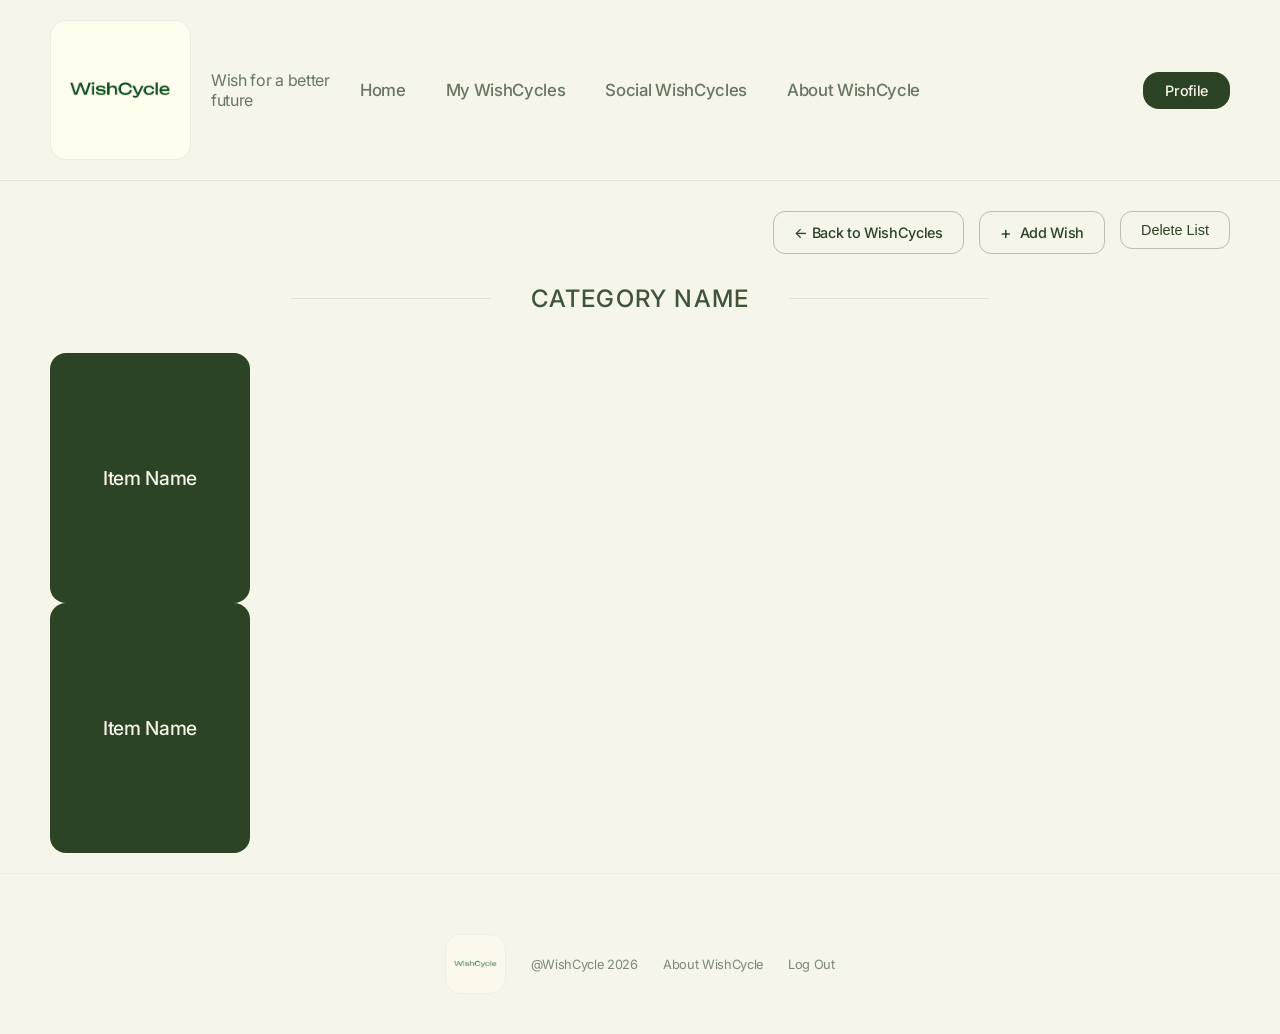
<file: src/main/resources/templates/wishlist.html>
<!DOCTYPE html>
<html xmlns:th="http://www.thymeleaf.org" lang="en">
<head>
    <meta charset="UTF-8">
    <meta name="viewport" content="width=device-width, initial-scale=1.0">
    <title>Wishlist View - WishCycle</title>
    <link rel="stylesheet" th:href="@{/css/style.css}" href="../static/css/style.css">
    <link href="https://fonts.googleapis.com/css2?family=Inter:wght@400;500;600&display=swap" rel="stylesheet">
</head>
<body class="bg-cream">

<header class="navbar">
    <div class="header-left">
        <div class="logo">
            <a th:href="@{/wishcycle/homepage}" href="homepage.html">
                <img th:src="@{/images/WishCycle-Logo.png}" src="../static/images/WishCycle-Logo.png"
                     alt="WishCycle Logo">
            </a>
            <span class="slogan">Wish for a better future</span>
        </div>
    </div>

    <nav class="main-nav">
        <a th:href="@{/wishcycle/homepage}" href="homepage.html" class="nav-link">Home</a>

        <a th:href="@{/wishcycle/wishlists/{id}(id=${session.member.memberId})}" href="personal-wishcycles.html" class="nav-link">My WishCycles</a>

        <a th:href="@{/wishcycle/social-wishlists/{id}(id=${session.member.memberId})}" href="social-wishcycles.html" class="nav-link">Social WishCycles</a>

        <a th:href="@{/wishcycle/about-us}" href="about-us.html" class="nav-link">About WishCycle</a>
    </nav>

    <nav class="auth-buttons">
        <a th:href="@{/wishcycle/login/profile/{id}(id=${session.member.memberId})}" href="user-profile.html" class="btn-profile">Profile</a>
    </nav>
</header>

<main class="content-wrapper">

    <div class="action-bar">
        <a th:href="@{/wishcycle/wishlists/{id}(id=${session.member.memberId})}" class="btn-action">
            ← Back to WishCycles
        </a>

        <a th:href="@{/wishcycle/wishlist/add/item}" href="add-new-item.html" class="btn-action">
            <span class="icon">+</span> Add Wish
        </a>

        <form th:action="@{/wishcycle/wishlist/delete/list}" method="post">
            <input type="hidden" name="wishListId" th:value="${wishlist.wishListId}" />
            <button type="submit" class="btn-action">Delete List</button>
        </form>
    </div>

    <div>

        <section class="wish-category" th:if="${items != null && !items.isEmpty()}">

            <h3 class="category-title" th:text="${wishlist.getWishListName()}">Category Name</h3>

            <div class="inspo-container">
                <div th:each="item : ${items}" th:remove="tag">

                    <a th:if="${item.getUrl() != null && !item.getUrl().isEmpty()}"
                       th:href="${item.getUrl()}"
                       target="_blank"
                       class="inspo-card">
                        <span th:text="${item.getItemName()}">Item Name</span>
                    </a>

                    <div th:unless="${item.getUrl() != null && !item.getUrl().isEmpty()}"
                         class="inspo-card">
                        <span th:text="${item.getItemName()}">Item Name</span>
                    </div>
                </div>
            </div>
        </section>
    </div>

</main>

<footer class="main-footer">
    <div class="footer-content-minimal">
        <a th:href="@{/wishcycle/homepage}" href="homepage.html">
            <img th:src="@{/images/WishCycle-Logo.png}" src="../static/images/WishCycle-Logo.png" alt="WishCycle Logo"
                 class="footer-logo">
        </a>
        <span class="footer-tag">@WishCycle 2026</span>
        <a th:href="@{/wishcycle/about-us}" href="about-us.html" class="footer-link">About WishCycle</a>
        <a th:href="@{/wishcycle/login-page}" href="login-page.html" class="footer-link">Log Out</a>
    </div>
</footer>

</body>
</html>
</file>
<file: src/main/resources/static/css/style.css>
/* 1. VARIABLE DEFINITIONS */
:root {
    --cream: #F5F5E9; /* Light background color */
    --forest-dark: #2D4326; /* Deep green for boxes and buttons */
    --text-white: #FFFFFF;
}

/* 2. GENERAL RESET */
* {
    box-sizing: border-box;
    margin: 0;
    padding: 0;
}

body {
    font-family: 'Inter', sans-serif;
    letter-spacing: -0.02em;
    background-color: var(--cream);
    color: var(--forest-dark);
    margin: 0;
    padding: 0;
    display: flex;
    flex-direction: column;
    min-height: 100vh; /* Takes up full screen height */
}

h2 {
    font-weight: 600; /* Semi-bold */
    letter-spacing: -0.04em; /* Slightly tighter for large text */
    color: var(--cream);
}

/* 3. HEADER & NAVIGATION */
.navbar {
    display: flex;
    justify-content: space-between;
    align-items: center;
    padding: 20px 50px;
    background-color: var(--cream);
    border-bottom: 1px solid rgba(45, 67, 38, 0.1);
    position: sticky;
    top: 0;
    z-index: 100;
    height: auto;
    min-height: 120px;
}

/* Target the logo container */
.logo {
    display: flex;
    align-items: center;
    gap: 15px;
}

/* Target the actual image inside that container */
.logo img {
    height: 140px;
    width: auto;
    display: block;
    cursor: pointer;
    border-radius: 16px;
    overflow: hidden;
    border: 1px solid rgba(45, 67, 38, 0.05);
    transition: opacity 0.3s ease, transform 0.2s ease;
}

.logo img:hover {
    opacity: 0.7;
    transform: scale(1.02);
    box-shadow: 0 4px 15px rgba(0, 0, 0, 0.1)
}

.slogan {
    font-size: 1rem;
    margin-left: 5px;
    opacity: 0.7;


}

/* Grouping Logo and Nav Links */
.header-left {
    flex: 1;
    display: flex;
    align-items: center;
}

/* The Navigation Link row */
.main-nav {
    flex: 1;
    display: flex;
    justify-content: center;
    gap: 40px;
}

/* Individual Link Styling (Matching Footer Style) */
.nav-link {
    text-decoration: none;
    color: var(--forest-dark);
    font-size: 1.05rem;
    font-weight: 500;
    opacity: 0.7;
    transition: opacity 0.2s ease;
    white-space: nowrap;
}

.nav-link:hover {
    opacity: 1;
}

/* Active state (Optional: makes the current page link look darker) */
.nav-link.active {
    opacity: 1;
    font-weight: 600;
}

.header-left, .auth-buttons {
    flex: 1;
    display: flex;
    align-items: center;
}

.auth-buttons {
    flex: 1;
    display: flex;
    justify-content: flex-end;
    gap: 15px;
}

/* Rectangle Buttons */
.btn-login, .btn-signup {
    background-color: var(--forest-dark);
    color: var(--cream);
    border: none;
    padding: 10px 22px;
    cursor: pointer;
    font-size: 0.9rem;
    font-weight: 500;
    text-decoration: none;
    transition: transform 0.2s ease, box-shadow 0.2s ease, background-color 0.2s ease;
    border-radius: 16px;
    overflow: hidden;
}

/* User Circle Icon */
.btn-profile {
    background-color: var(--forest-dark);
    color: var(--cream);
    border: none;
    padding: 10px 22px;
    cursor: pointer;
    font-size: 0.9rem;
    font-weight: 500;
    text-decoration: none;
    transition: transform 0.2s ease, box-shadow 0.2s ease, background-color 0.2s ease;
    border-radius: 16px;
    overflow: hidden;
}

.btn-login:hover, .btn-signup:hover, .btn-profile:hover {
    transform: translateY(-3px) scale(1.05);
    box-shadow: 0 6px 12px rgba(0, 0, 0, 0.15);
    background-color: #36522e;
}


/* 4. MAIN BOARDS SECTION (The two big green boxes) */

.board-box,
.inspo-card,
.view-link,
.nav-link {
    text-decoration: none !important;
}
.boards-container {
    display: flex;
    gap: 20px;
    padding: 20px 50px;
    flex-wrap: wrap;
    margin-top: 10px;
}

.board-box {
    text-decoration: none;
    display: flex;
    flex-direction: column;
    flex: 1 1 calc(33.333% - 20px);
    background-color: var(--forest-dark);
    color: var(--cream);
    padding: 40px;
    border-radius: 16px;
    min-width: 300px;
    min-height: 250px;
    transition: transform 0.3s cubic-bezier(0.175, 0.885, 0.32, 1.275),
    box-shadow 0.3s ease,
    background-color 0.3s ease;
    cursor: pointer;
    overflow: hidden;
}

.homepage-hero {
    display: flex;
    justify-content: center;
    gap: 20px;
    padding: 20px 50px;
    width: 100%;
}

/* The Featured/Large Boxes */
.large-box {
    /* flex-grow: 2 makes it twice the size of standard boxes */
    flex: 2 1 calc(66.666% - 20px);
    min-height: 250px; /* Keep your existing height */
}

.homepage-hero .large-box {
    flex: 1; /* Both grow equally */
    min-height: 350px; /* Gives them a nice 'hero' presence */
    max-width: calc(50% - 10px); /* Strict limit to keep them side-by-side */
}

/* Ensure the boxes don't get too cramped on smaller screens */
@media (max-width: 800px) {
    .homepage-hero-row {
        flex-direction: column;
        padding: 20px;
    }
    .homepage-hero,.large-box {
        width: 100%;
    }
}

/* The "Pop and Highlight" Effect */
.board-box:hover {
    transform: translateY(-8px) scale(1.01);
    background-color: #36522e; /* Light up green */
    box-shadow: 0 12px 24px rgba(0, 0, 0, 0.2);
}

.board-box h2 {
    font-size: 2rem;
    font-weight: 500;
    margin-bottom: 10px;
    color: var(--cream);
    border-bottom: none;
    text-decoration: none;
}

.board-box p {
    font-size: 1rem;
    opacity: 0.7;
    font-weight: 300;
    line-height: 1.4;
    margin-bottom: 20px;
}

/* The link at the bottom of the dashboard card */
.view-link {
    margin-top: auto;
    font-size: 0.85rem;
    font-weight: 600;
    text-transform: uppercase;
    letter-spacing: 0.05em;
    opacity: 0.5;
    transition: all 0.3s ease;
}

.board-box:hover .view-link {
    opacity: 1;
    transform: translateX(5px);
    text-decoration: none;
}

/* 5. INSPO SECTION (The bottom row) */
.inspo-container {
    display: flex;
    gap: 20px;
    padding: 20px 50px;
    flex-wrap: wrap;
}

.inspo-card {
    background-color: var(--forest-dark);
    color: var(--cream);
    flex: 1 1 calc(33.333% - 20px);
    height: 250px;
    display: flex;
    align-items: center;
    justify-content: center;
    font-size: 1.2rem;
    font-weight: 500;
    border-radius: 16px;
    transition: transform 0.2s ease, box-shadow 0.2s ease, background-color 0.2s ease;
    cursor: pointer;
    min-width: 200px;
    text-align: center;
    padding: 20px;
}

.inspo-card:hover {
    transform: translateY(-5px);
    box-shadow: 0 8px 16px rgba(0, 0, 0, 0.15);
    background-color: #36522e; /* Matches the board-box hover color */
    text-decoration: none;
}

/* --- 6. ACTION BAR BUTTONS --- */
.action-bar {
    display: flex;
    justify-content: flex-end;
    gap: 15px;
    padding: 20px 50px 10px 50px;
}

.btn-action {
    text-decoration: none;
    background-color: transparent;
    color: var(--forest-dark);
    border: 1px solid rgba(45, 67, 38, 0.3);
    padding: 10px 22px;
    border-radius: 12px;
    font-size: 0.9rem;
    font-weight: 500;
    transition: all 0.2s ease;
    display: flex;
    align-items: center;
    gap: 8px;
}

.btn-action:hover {
    background-color: var(--forest-dark);
    color: var(--cream);
    border-color: var(--forest-dark);
    transform: translateY(-2px);
    box-shadow: 0 4px 10px rgba(0, 0, 0, 0.1);
}


/* --- Login Page and Sign Up Page Specific Styles --- */

/* Centering the login card on the screen */
.login-body, .signup-body {
    display: flex;
    justify-content: center;
    align-items: center;
    min-height: 100vh;
}

.login-card, .signup-card {
    background: white;
    padding: 40px;
    width: 100%;
    max-width: 400px;
    border: 1px solid rgba(45, 67, 38, 0.1);
    text-align: center;
    border-radius: 16px;
    overflow: hidden;
}

.login-logo img, .signup-logo img {
    height: 60px;
    margin-bottom: 20px;
    border: 1px solid rgba(45, 67, 38, 0.1);
    border-radius: 16px;
    overflow: hidden;
}

.login-card h2, .signup-card h2 {
    font-family: 'Inter', sans-serif;
    margin-bottom: 10px;
    color: var(--forest-dark);
}

.login-card p, .signup-card p {
    font-family: 'Inter', sans-serif;
    font-size: 0.9rem;
    color: var(--forest-dark);
    margin-bottom: 30px;
}

.login-logo-container, .signup-logo-container {
    padding-bottom: 20px; /* Space between logo and the line */
    margin-bottom: 25px; /* Space between the line and the text below */
    border-bottom: 1px solid rgba(45, 67, 38, 0.15); /* Light forest-green line */
    display: flex;
    justify-content: center;
    margin-left: auto;
    margin-right: auto;
    width: 80%;
}

.login-logo-container img, .signup-logo-container img {
    height: 160px; /* Adjust based on your logo's look */
    width: auto;
    border-radius: 16px;
    overflow: hidden;
}

/* Input Styles */
.input-group {
    text-align: left;
    margin-bottom: 20px;
}

.input-group label {
    display: block;
    font-size: 0.85rem;
    font-weight: 600;
    margin-bottom: 5px;
    color: var(--forest-dark);
}

.input-group input {
    width: 100%;
    padding: 12px;
    border: 1px solid var(--forest-dark);
    font-family: inherit;
    font-size: 1rem;
    border-radius: 16px;
    overflow: hidden;
}

.input-group input:focus {
    outline: 2px solid var(--forest-dark);
    border-color: var(--forest-dark);
}

.btn-primary {
    width: 100%;
    background-color: var(--forest-dark);
    color: white;
    border: none;
    padding: 14px;
    font-size: 1rem;
    font-weight: 600;
    cursor: pointer;
    margin-top: 10px;
    border-radius: 16px;
    overflow: hidden;
    transition: transform 0.2s ease, box-shadow 0.2s ease, background-color 0.2s ease;
}

.login-footer, .signup-footer {
    margin-top: 25px;
    font-size: 0.85rem;
}

.login-footer a, .signup-footer a {
    color: var(--forest-dark);
    font-weight: 600;
    text-decoration: none;
}


/* --- Footer Styling --- */
.main-footer {
    width: 100%;
    padding: 60px 50px 40px 50px;
    background-color: var(--cream);
    margin-top: auto;
    border-top: 1px solid rgba(45, 67, 38, 0.05);
}

.footer-content-minimal {
    display: flex;
    justify-content: center;
    align-items: center;
    flex-wrap: wrap;
    gap: 25px;
    max-width: 1100px;
    margin: 0 auto;
}

.footer-logo {
    height: 60px;
    width: auto;
    opacity: 0.6;
    display: block;
    cursor: pointer;
    border-radius: 16px;
    overflow: hidden;
    border: 1px solid rgba(45, 67, 38, 0.05);
    transition: opacity 0.3s ease, transform 0.2s ease;
}

.footer-logo:hover {
    opacity: 1;
}

.footer-tag, .footer-link {
    color: var(--forest-dark);
    font-size: 0.8rem;
    text-decoration: none;
    opacity: 0.6;
    font-weight: 400;
    transition: opacity 0.2s ease;
}

.footer-link:hover {
    opacity: 1;
    color: var(--forest-dark);
}

/* --- Personal WishCycles Styling --- */

.content-wrapper {
    padding-top: 0px; /* Space below the navbar */
    display: flex;
    flex-direction: column;
    gap: 0px; /* Space between the two categories */
}

.wish-category {
    display: flex;
    flex-direction: column;
}

.category-title {
    display: flex;
    align-items: center;
    text-align: center;
    justify-content: center;
    font-family: 'Inter', sans-serif;
    font-size: 1.5rem;
    font-weight: 500;
    color: var(--forest-dark);
    opacity: 0.9;
    margin: 20px 0 20px 0;
    width: 100%;
    letter-spacing: 0.05em;
    text-transform: uppercase;
    border-bottom: none;

}

/* Container for the buttons */
.action-bar {
    display: flex;
    justify-content: flex-end; /* Aligns buttons to the right */
    gap: 15px;
    padding: 20px 50px 10px 50px;
    margin-top: 10px;
}

/* Individual Action Button */
.btn-action {
    text-decoration: none;
    background-color: transparent;
    color: var(--forest-dark);
    border: 1px solid rgba(45, 67, 38, 0.3);
    padding: 10px 20px;
    border-radius: 12px;
    font-size: 0.9rem;
    font-weight: 500;
    transition: all 0.2s ease;
    display: flex;
    align-items: center;
    gap: 8px;
}

.btn-action .icon {
    font-size: 1.1rem;
    font-weight: 400;
}

/* Hover State */
.btn-action:hover {
    background-color: var(--forest-dark);
    color: var(--cream);
    border-color: var(--forest-dark);
    transform: translateY(-2px);
    box-shadow: 0 4px 8px rgba(0, 0, 0, 0.1);
}

/* The Subtle Lines */
.category-title::before,
.category-title::after {
    content: "";
    flex: 1;
    border-bottom: 1px solid rgba(45, 67, 38, 0.12); /* Very light forest line */
    margin: 0 40px; /* Space between the text and the lines */
    max-width: 200px; /* Adjust this to make the lines longer or shorter */
}

/* Ensure the inspo-container in this view doesn't have top margin
   since the category title handles the spacing */
.wish-category .inspo-container {
    margin-top: 0;
}



/* --- About Us Page Styling*/

/* Styling for the GitHub links on the About page */
.github-link {
    text-decoration: none;
    text-align: center;
    display: flex;
    flex-direction: column;
    gap: 10px;
}

.github-link small {
    font-size: 0.8rem;
    opacity: 0.6;
    font-weight: 400;
    text-transform: uppercase;
    letter-spacing: 0.05em;
}

.github-link:hover small {
    opacity: 1;
}

.about-hero {
    cursor: default;
    height: auto;
    min-height: 300px;
    justify-content: center;
}

.about-hero p {
    max-width: 800px;
    margin-top: 20px;
    font-size: 1.1rem;
    opacity: 0.8;
    margin-bottom: 20px;
    line-height: 1.6;
}

.mission-slogan {
    margin-top: 30px;
    font-weight: 600;
    font-size: 1.3rem;
    color: var(--cream);
    letter-spacing: 0.02em;
    border-top: 1px solid rgba(245, 245, 233, 0.2); /* Subtle cream line */
    padding-top: 20px;
    display: inline-block;
}

.team-container {
    display: flex;
    gap: 20px;
    padding: 20px 50px;
    justify-content: center; /* Centers the three boxes */
}

.team-container .inspo-card {
    /* This overrides the 25% width and sets it to roughly 33% */
    flex: 0 1 calc(33.333% - 20px);
    min-width: 250px; /* Prevents them from getting too skinny */
}


/* --- User Profile Page Styling --- */

/* Center the profile on the page */
.profile-centered {
    display: flex;
    justify-content: center;
    align-items: center;
    padding: 60px 20px;
    flex-grow: 1;
}

.profile-card {
    background-color: white;
    width: 100%;
    max-width: 500px;
    padding: 40px;
    border-radius: 16px;
    border: 1px solid rgba(45, 67, 38, 0.1);
    box-shadow: 0 4px 20px rgba(0,0,0,0.05);
    text-align: center;
}

/* The Circle Avatar */
.profile-avatar {
    width: 80px;
    height: 80px;
    background-color: var(--forest-dark);
    color: var(--cream);
    border-radius: 50%;
    display: flex;
    align-items: center;
    justify-content: center;
    font-size: 2rem;
    font-weight: 600;
    margin: 0 auto 20px auto;
    text-transform: uppercase;
}

.profile-header h2 {
    color: var(--forest-dark);
    font-size: 1.8rem;
    margin-bottom: 5px;
}

.member-since {
    font-size: 0.9rem;
    opacity: 0.6;
    margin-bottom: 30px;
}

/* Detail Rows */
.profile-details {
    text-align: left;
    border-top: 1px solid rgba(45, 67, 38, 0.1);
    padding-top: 30px;
}

.detail-item {
    margin-bottom: 25px;
}

.detail-item label {
    display: block;
    font-size: 0.75rem;
    font-weight: 600;
    text-transform: uppercase;
    letter-spacing: 0.05em;
    color: var(--forest-dark);
    opacity: 0.5;
    margin-bottom: 5px;
}

.detail-item p {
    font-size: 1.1rem;
    color: var(--forest-dark);
    font-weight: 500;
}

.hint {
    font-size: 0.75rem;
    opacity: 0.5;
    font-style: italic;
}

/* Buttons */
.profile-actions {
    display: flex;
    flex-direction: column;
    align-items: center;
    gap: 15px;
    margin-top: 30px;
}

.btn-secondary {
    background: transparent;
    border: 1px solid var(--forest-dark);
    color: var(--forest-dark);
    padding: 12px;
    border-radius: 12px;
    cursor: pointer;
    font-weight: 600;
    transition: all 0.2s ease;
}

/* Ensure the primary button doesn't stretch too wide if you don't want it to */
.profile-actions .btn-primary {
    width: 100%;
    max-width: 300px; /* Gives it a nice, contained look */
    border-radius: 16px;
}

.btn-primary:hover {
    transform: translateY(-3px) scale(1.02); /* Slight lift and grow */
    box-shadow: 0 6px 15px rgba(0, 0, 0, 0.15); /* Soft glow/shadow */
    background-color: #36522e; /* Slightly lighter forest green */
}

.btn-primary:active {
    transform: translateY(-1px) scale(1.0);
    box-shadow: 0 2px 5px rgba(0, 0, 0, 0.1);
}

.btn-secondary:hover {
    background: var(--forest-dark);
    color: var(--cream);
}

.btn-logout {
    background: transparent;
    border: none;
    color: #a34b4b;
    text-decoration: none;
    padding: 10px;
    cursor: pointer;
    font-size: 0.9rem;
    font-weight: 500;
}

.btn-logout:hover {
    opacity: 1;
    text-decoration: underline; /* Underline only appears on hover */
}



/* --- Forms for adding new Wishlist and Item --- */

.form-layout {
    text-align: left;
    margin-top: 20px;
}

.custom-select {
    width: 100%;
    padding: 12px;
    border: 1px solid var(--forest-dark);
    border-radius: 16px;
    background-color: white;
    font-family: inherit;
    font-size: 1rem;
    color: var(--forest-dark);
    appearance: none; /* Removes default arrow */
    background-image: url("data:image/svg+xml;charset=UTF-8,%3csvg xmlns='http://www.w3.org/2000/svg' viewBox='0 0 24 24' fill='none' stroke='%232D4326' stroke-width='2' stroke-linecap='round' stroke-linejoin='round'%3e%3cpolyline points='6 9 12 15 18 9'%3e%3c/polyline%3e%3c/svg%3e");
    background-repeat: no-repeat;
    background-position: right 1rem center;
    background-size: 1em;
}

.custom-select:focus {
    outline: 2px solid var(--forest-dark);
}
</file>
